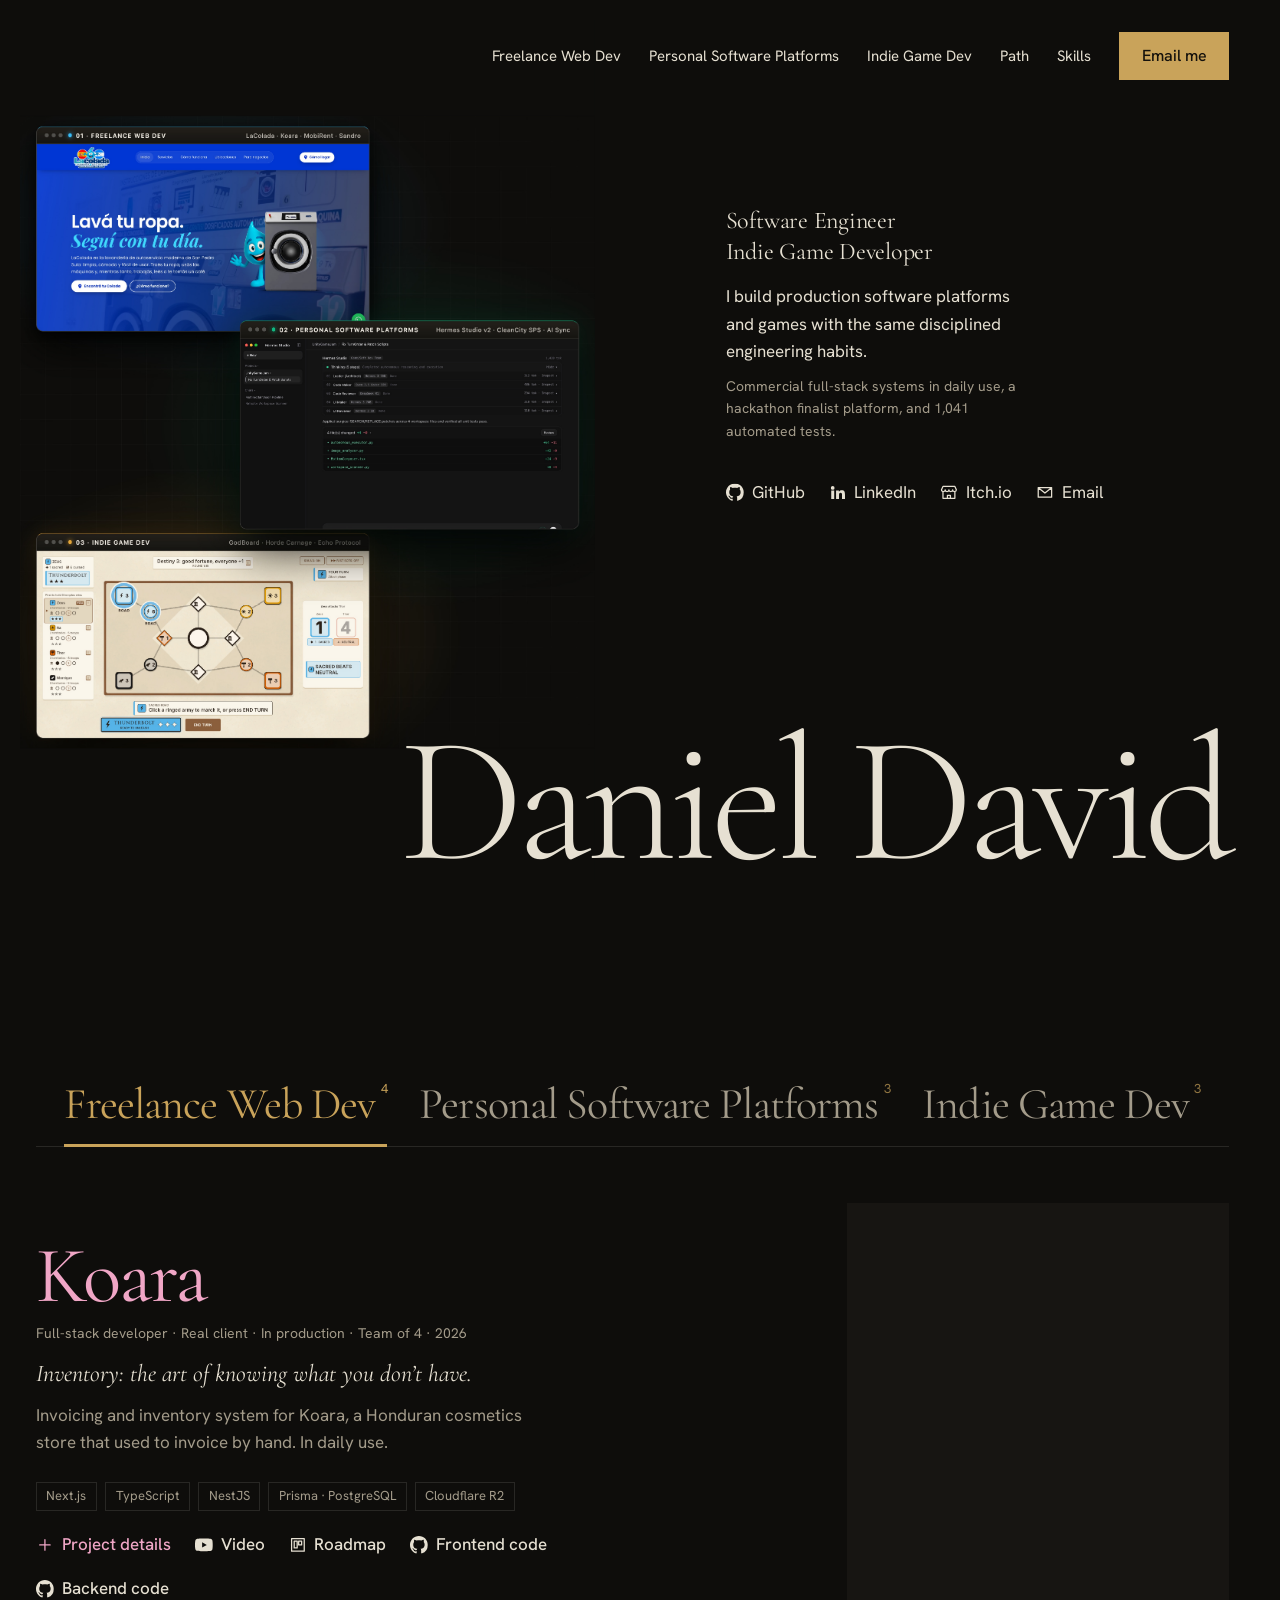
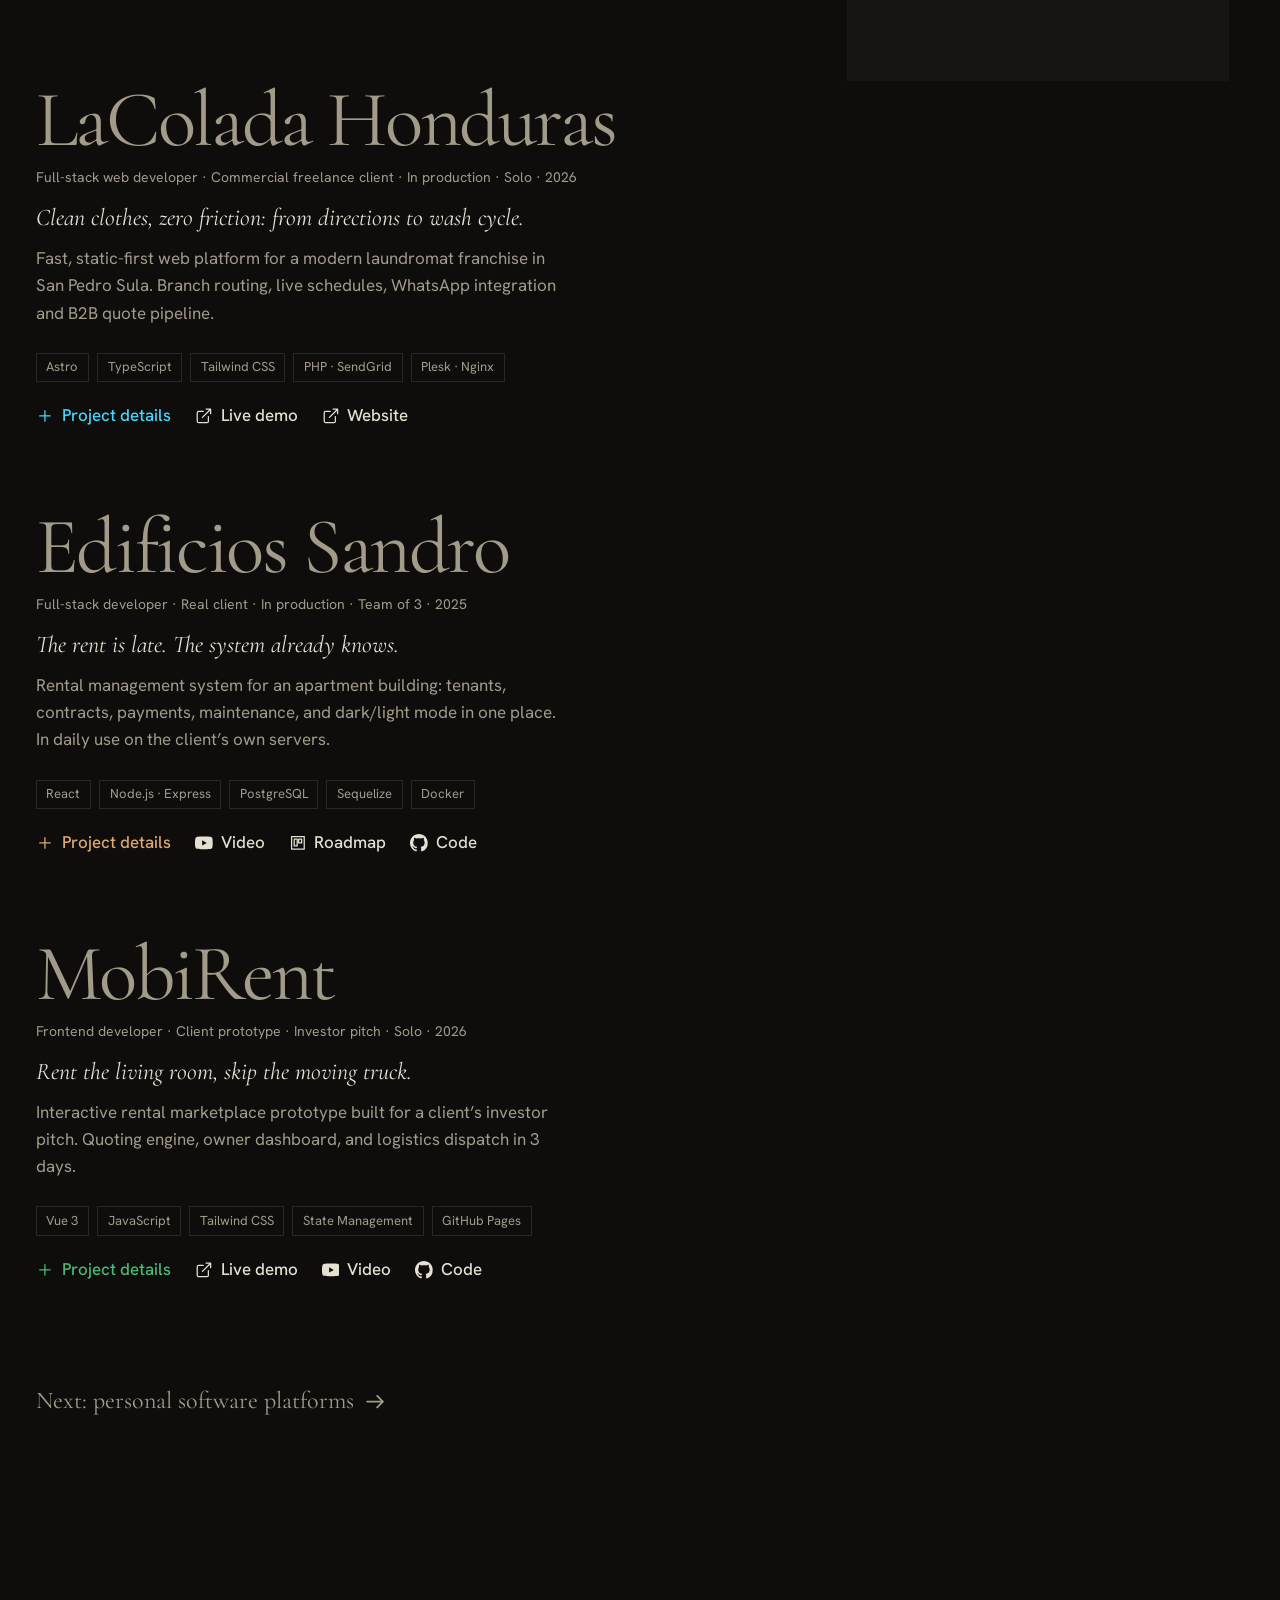
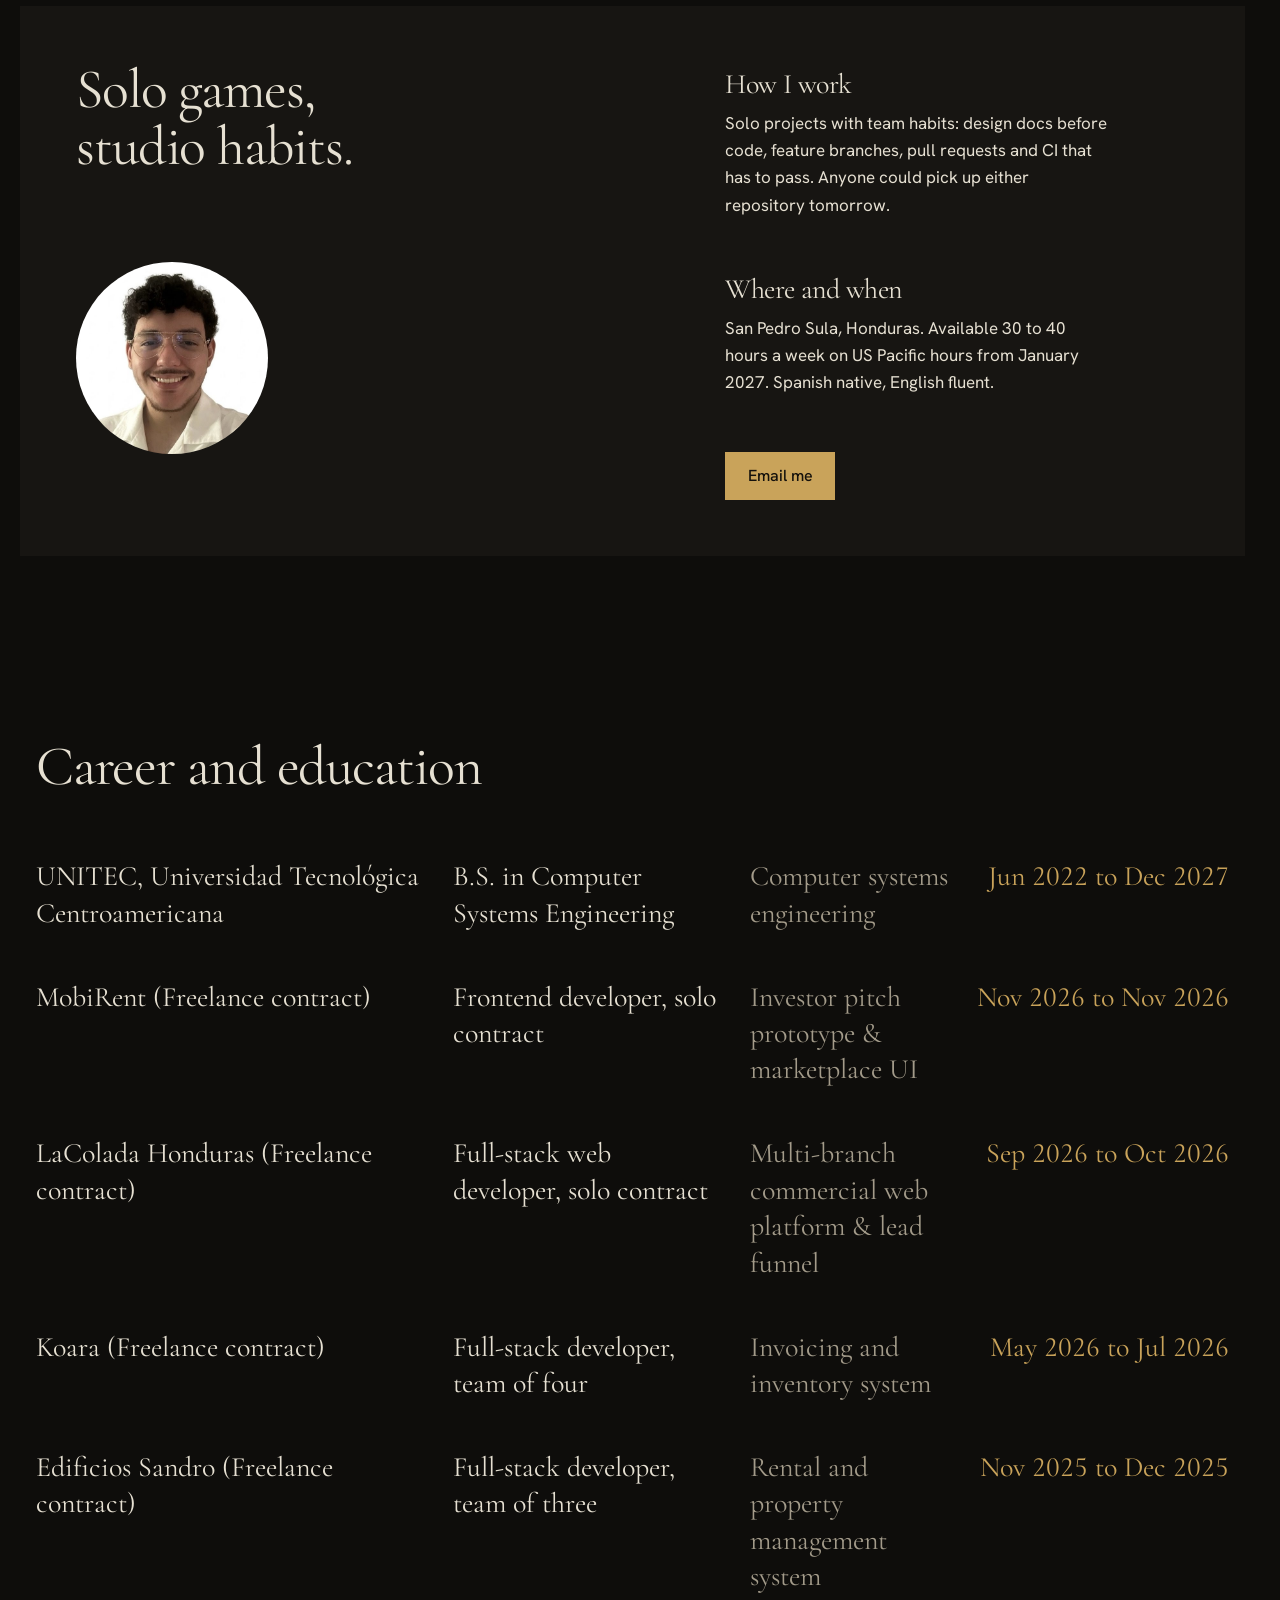
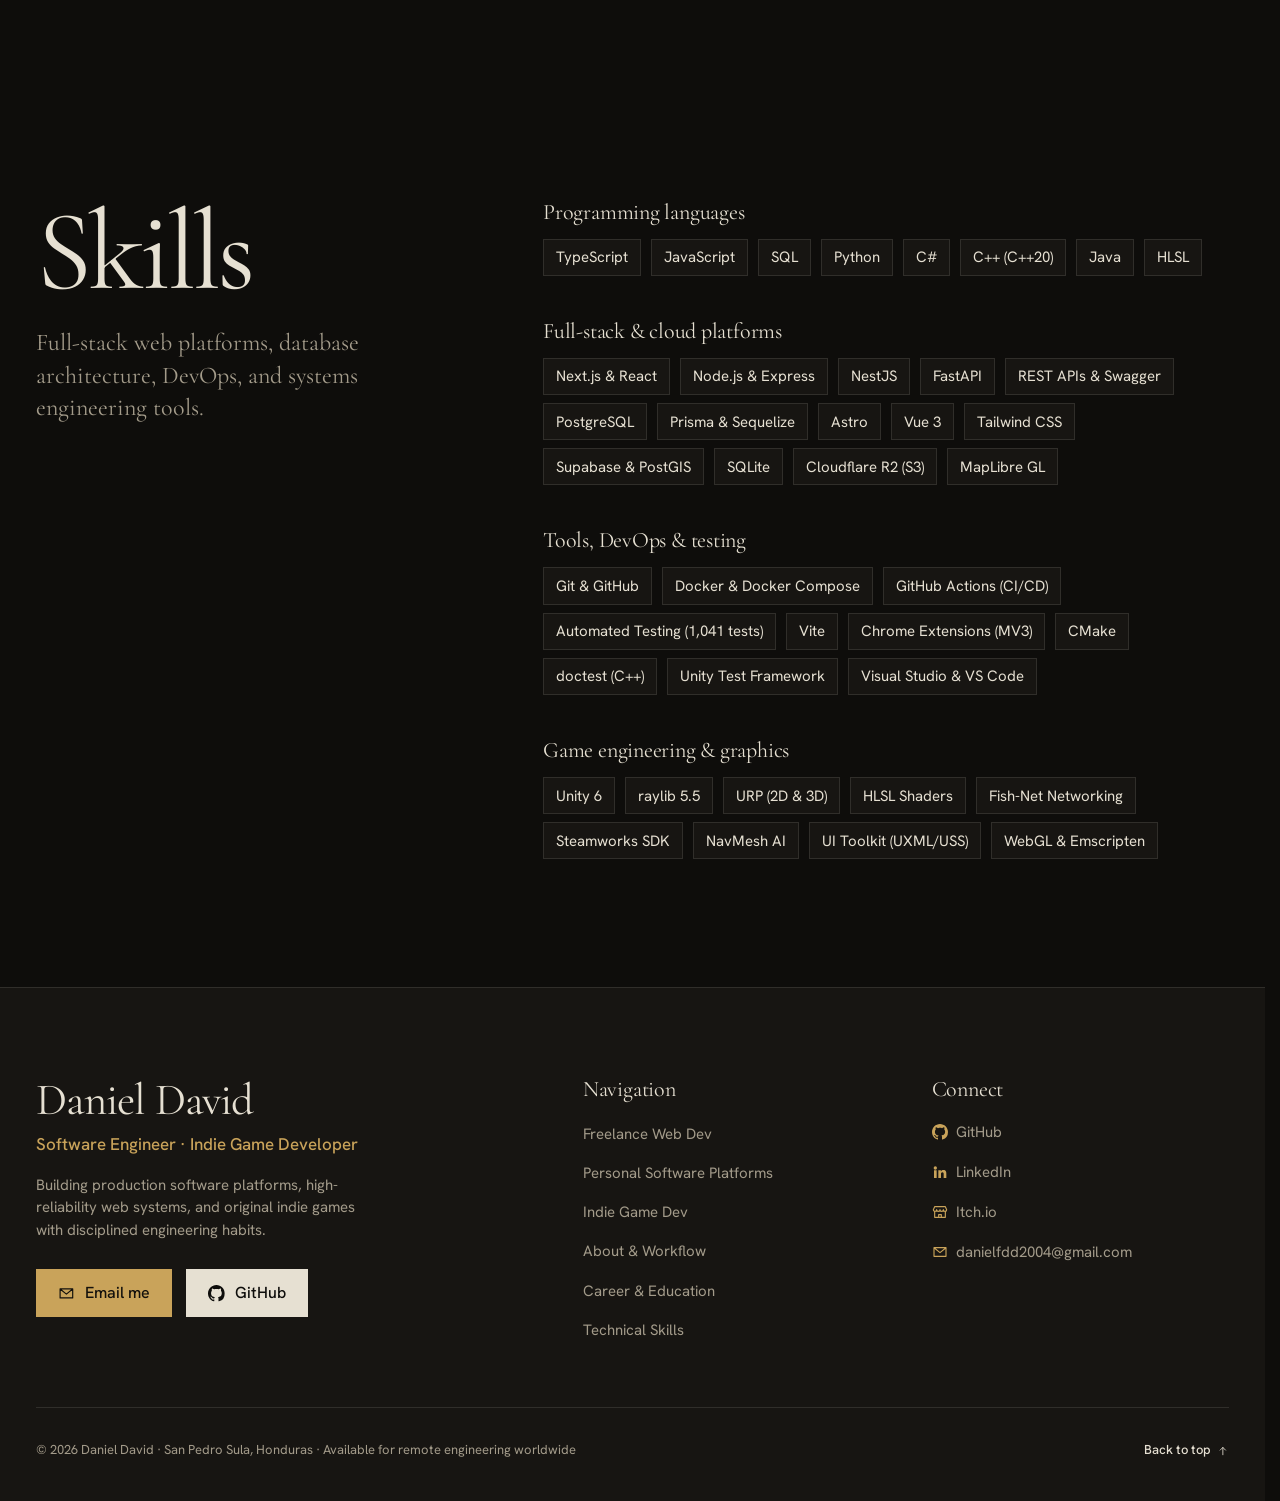
<file: index.html>
<!doctype html>
<html lang="en">
<head>
  <meta charset="utf-8">
  <meta name="viewport" content="width=device-width, initial-scale=1, viewport-fit=cover">
  <title>Daniel David · Software Developer &amp; Indie Game Developer</title>
  <meta name="description" content="Daniel David — Software Developer &amp; Indie Game Developer. Commercial full-stack web platforms in daily production, AI developer tools, and original systems-level games backed by 1,041 automated tests.">
  <meta name="author" content="Daniel David">
  <meta name="theme-color" content="#0e0d0b">
  <link rel="canonical" href="https://dandavd.github.io/SoftwareDeveloperPortfolio/">

  <!-- Open Graph / Social Link Preview (LinkedIn, WhatsApp, Discord, Slack, Facebook) -->
  <meta property="og:type" content="website">
  <meta property="og:site_name" content="Daniel David · Software Developer Portfolio">
  <meta property="og:url" content="https://dandavd.github.io/SoftwareDeveloperPortfolio/">
  <meta property="og:title" content="Daniel David · Software Developer &amp; Indie Game Developer">
  <meta property="og:description" content="I build production software platforms and games with the same disciplined engineering habits. Commercial full-stack systems in daily use, a hackathon finalist platform, and 1,041 automated tests.">
  <meta property="og:image" content="https://dandavd.github.io/SoftwareDeveloperPortfolio/assets/img/og-preview.jpg">
  <meta property="og:image:secure_url" content="https://dandavd.github.io/SoftwareDeveloperPortfolio/assets/img/og-preview.jpg">
  <meta property="og:image:type" content="image/jpeg">
  <meta property="og:image:width" content="2400">
  <meta property="og:image:height" content="1260">
  <meta property="og:image:alt" content="Daniel David — Software Developer &amp; Indie Game Developer portfolio showcase: Freelance Web Dev, Personal Software Platforms, and Indie Game Dev">
  <meta property="og:image" content="https://dandavd.github.io/SoftwareDeveloperPortfolio/assets/img/hero-showcase.jpg">

  <!-- Twitter / X Large Image Card -->
  <meta name="twitter:card" content="summary_large_image">
  <meta name="twitter:title" content="Daniel David · Software Developer &amp; Indie Game Developer">
  <meta name="twitter:description" content="I build production software platforms and games with the same disciplined engineering habits. Commercial full-stack systems in daily use, a hackathon finalist platform, and 1,041 automated tests.">
  <meta name="twitter:image" content="https://dandavd.github.io/SoftwareDeveloperPortfolio/assets/img/og-preview.jpg">
  <meta name="twitter:image:alt" content="Daniel David — Software Developer &amp; Indie Game Developer portfolio showcase">

  <!-- Favicons & App Icons -->
  <link rel="icon" type="image/svg+xml" href="assets/img/favicon.svg">
  <link rel="icon" type="image/png" sizes="64x64" href="assets/img/favicon.png">
  <link rel="apple-touch-icon" sizes="180x180" href="assets/img/apple-touch-icon.png">
  <link rel="preload" href="assets/fonts/cormorant-garamond.woff2" as="font" type="font/woff2" crossorigin>
  <link rel="preload" href="assets/fonts/hanken-grotesk.woff2" as="font" type="font/woff2" crossorigin>
  <link rel="stylesheet" href="css/tokens.css">
  <link rel="stylesheet" href="css/base.css">
  <link rel="stylesheet" href="css/main.css">
  <script type="module" src="js/main.js"></script>
</head>
<body>
  <svg width="0" height="0" class="sprite" aria-hidden="true" focusable="false">
    <symbol id="i-github" viewBox="0 0 16 16"><path fill="currentColor" d="M8 0C3.58 0 0 3.58 0 8c0 3.54 2.29 6.53 5.47 7.59.4.07.55-.17.55-.38 0-.19-.01-.82-.01-1.49-2.01.37-2.53-.49-2.69-.94-.09-.23-.48-.94-.82-1.13-.28-.15-.68-.52-.01-.53.63-.01 1.08.58 1.23.82.72 1.21 1.87.87 2.33.66.07-.52.28-.87.51-1.07-1.78-.2-3.64-.89-3.64-3.95 0-.87.31-1.59.82-2.15-.08-.2-.36-1.02.08-2.12 0 0 .67-.21 2.2.82.64-.18 1.32-.27 2-.27.68 0 1.36.09 2 .27 1.53-1.04 2.2-.82 2.2-.82.44 1.1.16 1.92.08 2.12.51.56.82 1.27.82 2.15 0 3.07-1.87 3.75-3.65 3.95.29.25.54.73.54 1.48 0 1.07-.01 1.93-.01 2.2 0 .21.15.46.55.38A8.01 8.01 0 0 0 16 8c0-4.42-3.58-8-8-8z"/></symbol>
    <symbol id="i-linkedin" viewBox="0 0 24 24"><path fill="currentColor" d="M4.98 3.5a2.5 2.5 0 1 1-.01 5 2.5 2.5 0 0 1 .01-5zM3 9.5h4V21H3zM9.5 9.5h3.8v1.6h.05c.53-1 1.83-1.95 3.77-1.95 4.03 0 4.38 2.55 4.38 5.85V21h-4v-5.4c0-1.4-.03-3.1-1.9-3.1-1.95 0-2.1 1.5-2.1 3V21h-4z"/></symbol>
    <symbol id="i-itch" viewBox="0 0 24 24"><path fill="none" stroke="currentColor" stroke-width="1.7" stroke-linejoin="round" stroke-linecap="round" d="M4 4h16l2 4.5a2.5 2.5 0 0 1-5 0 2.5 2.5 0 0 1-5 0 2.5 2.5 0 0 1-5 0 2.5 2.5 0 0 1-5 0zM4 11.5V20h16v-8.5M10 20v-4h4v4"/></symbol>
    <symbol id="i-mail" viewBox="0 0 24 24"><path fill="none" stroke="currentColor" stroke-width="1.7" stroke-linejoin="round" stroke-linecap="round" d="M3 5.5h18v13H3zM3.5 6l8.5 7 8.5-7"/></symbol>
    <symbol id="i-gamepad" viewBox="0 0 24 24"><path fill="none" stroke="currentColor" stroke-width="1.7" stroke-linejoin="round" stroke-linecap="round" d="M7.5 7h9c2.8 0 4.6 2 5 5l.6 4.2c.3 2-2 3.2-3.5 1.8L16 15.5H8L5.4 18c-1.5 1.4-3.8.2-3.5-1.8L2.5 12c.4-3 2.2-5 5-5zM7 10v4M5 12h4M15.5 11h.01M18 13h.01"/></symbol>
    <symbol id="i-play" viewBox="0 0 24 24"><path fill="currentColor" d="M8 5.5v13l10.5-6.5z"/></symbol>
    <symbol id="i-youtube" viewBox="0 0 24 24"><path fill="currentColor" d="M23.5 6.2c-.3-1-.9-1.8-1.9-2.1C19.9 3.5 12 3.5 12 3.5s-7.9 0-9.6.6C1.4 4.4.8 5.2.5 6.2 0 7.9 0 12 0 12s0 4.1.5 5.8c.3 1 .9 1.8 1.9 2.1 1.7.6 9.6.6 9.6.6s7.9 0 9.6-.6c1-.3 1.6-1.1 1.9-2.1.5-1.7.5-5.8.5-5.8s0-4.1-.5-5.8zM9.6 15.6V8.4l6.3 3.6-6.3 3.6z"/></symbol>
    <symbol id="i-external" viewBox="0 0 24 24"><path fill="none" stroke="currentColor" stroke-width="1.7" stroke-linecap="round" stroke-linejoin="round" d="M18 13v6a2 2 0 0 1-2 2H5a2 2 0 0 1-2-2V8a2 2 0 0 1 2-2h6M15 3h6v6M10 14L21 3"/></symbol>
    <symbol id="i-download" viewBox="0 0 24 24"><path fill="none" stroke="currentColor" stroke-width="1.7" stroke-linejoin="round" stroke-linecap="round" d="M12 4v11M7.5 10.5 12 15l4.5-4.5M5 19.5h14"/></symbol>
    <symbol id="i-plus" viewBox="0 0 24 24"><path fill="none" stroke="currentColor" stroke-width="1.7" stroke-linecap="round" d="M12 5v14M5 12h14"/></symbol>
    <symbol id="i-arrow" viewBox="0 0 24 24"><path fill="none" stroke="currentColor" stroke-width="1.7" stroke-linecap="round" stroke-linejoin="round" d="M4 12h15M13.5 6.5 19 12l-5.5 5.5"/></symbol>
    <symbol id="i-store" viewBox="0 0 24 24"><path fill="none" stroke="currentColor" stroke-width="1.7" stroke-linejoin="round" stroke-linecap="round" d="M4 8h16l-1.2 11.5a1.5 1.5 0 0 1-1.5 1.5H6.7a1.5 1.5 0 0 1-1.5-1.5zM8.5 8V6.5a3.5 3.5 0 0 1 7 0V8"/></symbol>
    <symbol id="i-key" viewBox="0 0 24 24"><path fill="none" stroke="currentColor" stroke-width="1.7" stroke-linejoin="round" stroke-linecap="round" d="M14.5 9.5a4 4 0 1 1-1.2-2.8M13.3 6.7 21 14.5V18h-3v-2.5h-2.5V13"/></symbol>
    <symbol id="i-board" viewBox="0 0 24 24"><path fill="none" stroke="currentColor" stroke-width="1.7" stroke-linejoin="round" d="M3.5 3.5h17v17h-17zM7 7h4v9H7zM13 7h4v5h-4z"/></symbol>
    <symbol id="i-close" viewBox="0 0 24 24"><path fill="none" stroke="currentColor" stroke-width="1.7" stroke-linecap="round" d="M6 6l12 12M18 6 6 18"/></symbol>
  </svg>

  <a class="skip" href="#work">Skip to the work</a>

  <header class="hero" id="top">
    <nav class="nav" aria-label="Main">
      <a href="#client" data-track="client">Freelance Web Dev</a>
      <a href="#software" data-track="software">Personal Software Platforms</a>
      <a href="#games" data-track="games">Indie Game Dev</a>
      <a href="#path">Path</a>
      <a href="#skills">Skills</a>
      <a class="button button--solid nav__action" href="mailto:danielfdd2004@gmail.com?subject=Hello%20Daniel">Email me</a>
    </nav>

    <figure class="hero__picture">
      <img src="assets/img/hero-showcase.jpg" width="3000" height="3300"
           alt="Daniel David engineering showcase: Freelance Web Dev (LaColada & Koara), Personal Software Platforms (Hermes Studio v2 & CleanCity SPS), and Indie Game Dev (GodBoard on Unity 6)" fetchpriority="high">
    </figure>

    <div class="hero__text">
      <p class="hero__role">Software Engineer<br>Indie Game Developer</p>
      <p class="hero__lede">I build production software platforms and games with the same disciplined engineering habits.</p>
      <p class="hero__fact">Commercial full-stack systems in daily use, a hackathon finalist platform, and 1,041 automated tests.</p>
      <ul class="links" aria-label="Elsewhere">
        <li><a href="https://github.com/DanDavD" rel="me"><svg class="icon" aria-hidden="true"><use href="#i-github"/></svg>GitHub</a></li>
        <li><a href="https://www.linkedin.com/in/daniel-david242004/" rel="me"><svg class="icon" aria-hidden="true"><use href="#i-linkedin"/></svg>LinkedIn</a></li>
        <li><a href="https://dandavd.itch.io/" rel="me"><svg class="icon" aria-hidden="true"><use href="#i-itch"/></svg>Itch.io</a></li>
        <li><a href="mailto:danielfdd2004@gmail.com"><svg class="icon" aria-hidden="true"><use href="#i-mail"/></svg>Email</a></li>
      </ul>
    </div>

    <h1 class="hero__name" id="wordmark"><span class="hero__name-inner">Daniel David</span></h1>
  </header>

  <main>
    <section class="work" id="work" aria-labelledby="work-title" data-reveal>
      <div class="work__head">
        <h2 class="sr-only" id="work-title">Work</h2>
        <!-- Three tabs swap the list in place; each one has its own address (#client, #software, #games) -->
        <div class="tabs r" role="tablist" aria-label="Kind of project" hidden>
          <button class="tabs__tab" role="tab" type="button" id="tab-client" aria-controls="client" data-track="client">Freelance Web Dev<span class="tabs__count"></span></button>
          <button class="tabs__tab" role="tab" type="button" id="tab-software" aria-controls="software" data-track="software">Personal Software Platforms<span class="tabs__count"></span></button>
          <button class="tabs__tab" role="tab" type="button" id="tab-games" aria-controls="games" data-track="games">Indie Game Dev<span class="tabs__count"></span></button>
        </div>
      </div>

      <div class="work__panel" id="client" role="tabpanel" aria-labelledby="tab-client" data-track="client">
        <div class="work__body">
          <ul class="work__list">
            <!-- Rendered from js/data/projects.js. This copy shows without JavaScript. -->
            <li class="work__item"><a class="work__name" href="https://github.com/AzaliaFlores19/koara_frontend">Koara</a></li>
            <li class="work__item"><a class="work__name" href="https://lacoladahn.com/">LaColada Honduras</a></li>
            <li class="work__item"><a class="work__name" href="https://github.com/Rpaz17/EdificiosSandro/tree/develop">Edificios Sandro</a></li>
            <li class="work__item"><a class="work__name" href="https://github.com/DanDavD/Prototipo_MobiRent">MobiRent</a></li>
          </ul>
          <div class="work__frame" aria-hidden="true"></div>
        </div>
        <a class="work__next" href="#software" data-track="software">Next: personal software platforms<svg class="icon" aria-hidden="true"><use href="#i-arrow"/></svg></a>
      </div>

      <div class="work__panel" id="software" role="tabpanel" aria-labelledby="tab-software" data-track="software">
        <div class="work__body">
          <ul class="work__list">
            <li class="work__item"><a class="work__name" href="https://github.com/DanDavD/hermes-agent-suite">Hermes Agent Suite</a></li>
            <li class="work__item"><a class="work__name" href="https://github.com/DanDavD/Universal-AI-Sync">Universal AI Sync</a></li>
            <li class="work__item"><a class="work__name" href="https://github.com/DanDavD/CleanCity-SPS">CleanCity SPS</a></li>
          </ul>
          <div class="work__frame" aria-hidden="true"></div>
        </div>
        <a class="work__next" href="#games" data-track="games">Next: indie game dev<svg class="icon" aria-hidden="true"><use href="#i-arrow"/></svg></a>
      </div>

      <div class="work__panel" id="games" role="tabpanel" aria-labelledby="tab-games" data-track="games">
        <div class="work__body">
          <ul class="work__list">
            <li class="work__item"><a class="work__name" href="https://github.com/DanDavD/UnityGameJam">GodBoard</a></li>
            <li class="work__item"><a class="work__name" href="https://github.com/DanDavD/Horde-Carnage">Horde Carnage</a></li>
            <li class="work__item"><a class="work__name" href="https://github.com/DanDavD/EchoGame">Echo Protocol</a></li>
          </ul>
          <div class="work__frame" aria-hidden="true"></div>
        </div>
        <a class="work__next" href="#client" data-track="client">Next: freelance web dev<svg class="icon" aria-hidden="true"><use href="#i-arrow"/></svg></a>
      </div>
    </section>

    <section class="about" id="about" aria-labelledby="about-title" data-reveal>
      <div class="about__panel">
        <h2 class="about__title r" id="about-title">Solo games, studio habits.</h2>
        <img class="about__portrait r" src="assets/img/profile.jpg" width="600" height="600" alt="Daniel David" loading="lazy" decoding="async">
        <div class="about__blocks">
          <div class="r">
            <h3>How I work</h3>
            <p>Solo projects with team habits: design docs before code, feature branches, pull requests and CI that has to pass. Anyone could pick up either repository tomorrow.</p>
          </div>
          <div class="r">
            <h3>Where and when</h3>
            <p>San Pedro Sula, Honduras. Available 30 to 40 hours a week on US Pacific hours from January 2027. Spanish native, English fluent.</p>
          </div>
          <a class="button button--solid r" href="mailto:danielfdd2004@gmail.com?subject=Hello%20Daniel">Email me</a>
        </div>
      </div>
    </section>

    <section class="path" id="path" aria-labelledby="path-title" data-reveal>
      <h2 class="path__title r" id="path-title">Career and education</h2>
      <table class="path__table r">
        <caption class="sr-only">Career and education, newest first</caption>
        <thead class="sr-only">
          <tr><th scope="col">Institution</th><th scope="col">Degree or role</th><th scope="col">Field</th><th scope="col">Dates</th></tr>
        </thead>
        <tbody id="path-rows">
          <tr><td>UNITEC, Universidad Tecnológica Centroamericana</td><td>B.S. in Computer Systems Engineering</td><td>Computer systems engineering</td><td>Jun 2022 to Dec 2027</td></tr>
          <tr><td>MobiRent (Freelance contract)</td><td>Frontend developer, solo contract</td><td>Investor pitch prototype &amp; marketplace UI</td><td>Nov 2026 to Nov 2026</td></tr>
          <tr><td>LaColada Honduras (Freelance contract)</td><td>Full-stack web developer, solo contract</td><td>Multi-branch commercial web platform &amp; lead funnel</td><td>Sep 2026 to Oct 2026</td></tr>
          <tr><td>Koara (Freelance contract)</td><td>Full-stack developer, team of four</td><td>Invoicing and inventory system</td><td>May 2026 to Jul 2026</td></tr>
          <tr><td>Edificios Sandro (Freelance contract)</td><td>Full-stack developer, team of three</td><td>Rental and property management system</td><td>Nov 2025 to Dec 2025</td></tr>
        </tbody>
      </table>
    </section>

    <section class="skills" id="skills" aria-labelledby="skills-title">
      <div class="skills__aside" data-reveal>
        <h2 class="skills__title r" id="skills-title">Skills</h2>
        <p class="skills__intro r">Full-stack web platforms, database architecture, DevOps, and systems engineering tools.</p>
      </div>
      <div class="skills__groups" id="skill-groups"></div>
    </section>
  </main>

  <footer class="footer" id="footer" data-reveal>
    <div class="footer__inner">
      <div class="footer__brand r">
        <h2 class="footer__name">Daniel David</h2>
        <p class="footer__tagline">Software Engineer · Indie Game Developer</p>
        <p class="footer__bio">Building production software platforms, high-reliability web systems, and original indie games with disciplined engineering habits.</p>
        <div class="footer__actions">
          <a class="button button--solid" href="mailto:danielfdd2004@gmail.com?subject=Hello%20Daniel">
            <svg class="icon" aria-hidden="true"><use href="#i-mail"/></svg>Email me
          </a>
          <a class="button button--light" href="https://github.com/DanDavD" target="_blank" rel="noopener noreferrer">
            <svg class="icon" aria-hidden="true"><use href="#i-github"/></svg>GitHub
          </a>
        </div>
      </div>

      <nav class="footer__nav r" aria-label="Footer navigation">
        <h3 class="footer__heading">Navigation</h3>
        <ul class="footer__links">
          <li><a href="#client">Freelance Web Dev</a></li>
          <li><a href="#software">Personal Software Platforms</a></li>
          <li><a href="#games">Indie Game Dev</a></li>
          <li><a href="#about">About &amp; Workflow</a></li>
          <li><a href="#path">Career &amp; Education</a></li>
          <li><a href="#skills">Technical Skills</a></li>
        </ul>
      </nav>

      <div class="footer__social r">
        <h3 class="footer__heading">Connect</h3>
        <ul class="footer__links">
          <li><a href="https://github.com/DanDavD" target="_blank" rel="noopener noreferrer"><svg class="icon" aria-hidden="true"><use href="#i-github"/></svg>GitHub</a></li>
          <li><a href="https://www.linkedin.com/in/daniel-david242004/" target="_blank" rel="noopener noreferrer"><svg class="icon" aria-hidden="true"><use href="#i-linkedin"/></svg>LinkedIn</a></li>
          <li><a href="https://dandavd.itch.io/" target="_blank" rel="noopener noreferrer"><svg class="icon" aria-hidden="true"><use href="#i-itch"/></svg>Itch.io</a></li>
          <li><a href="mailto:danielfdd2004@gmail.com"><svg class="icon" aria-hidden="true"><use href="#i-mail"/></svg>danielfdd2004@gmail.com</a></li>
        </ul>
      </div>
    </div>

    <div class="footer__bottom r">
      <p class="footer__copy">© 2026 Daniel David · San Pedro Sula, Honduras · Available for remote engineering worldwide</p>
      <a class="footer__top" href="#top">Back to top <svg class="icon" aria-hidden="true"><use href="#i-arrow"/></svg></a>
    </div>
  </footer>


  <dialog class="modal" id="project-modal" aria-labelledby="modal-title">
    <div class="modal__inner" id="modal-content"></div>
  </dialog>

  <div class="omen" id="omen" aria-live="assertive" hidden>
    <div class="omen__band">
      <p class="omen__word" id="omen-word"></p>
      <p class="omen__note" id="omen-note"></p>
    </div>
  </div>
</body>
</html>
</file>
<file: css/tokens.css>
@font-face {
  font-family: 'Cormorant Garamond';
  src: url('../assets/fonts/cormorant-garamond.woff2') format('woff2');
  font-weight: 300 700;
  font-style: normal;
  font-display: swap;
}
@font-face {
  font-family: 'Cormorant Garamond';
  src: url('../assets/fonts/cormorant-garamond-italic.woff2') format('woff2');
  font-weight: 400;
  font-style: italic;
  font-display: swap;
}
@font-face {
  font-family: 'Hanken Grotesk';
  src: url('../assets/fonts/hanken-grotesk.woff2') format('woff2');
  font-weight: 100 900;
  font-style: normal;
  font-display: swap;
}

:root {
  /* Colour: one ground, one ink, one accent */
  --ground: #0e0d0b;
  --raised: #171512;
  --raised-2: #201d19;
  --ink: #e6e0d2;
  --muted: #a39b8a;
  --accent: #c9a35a;
  --accent-ink: #14110c;
  --blood: #8e1b17;
  --hairline: rgb(230 224 210 / 0.12);

  /* Type */
  --display: 'Cormorant Garamond', 'Iowan Old Style', 'Palatino Linotype', Palatino, serif;
  --text: 'Hanken Grotesk', system-ui, -apple-system, 'Segoe UI', sans-serif;
  --step-small: 0.875rem;                          /* 14px */
  --step-text: 1.0625rem;                          /* 17px */
  --step-lead: clamp(1.25rem, 1.1rem + 0.6vw, 1.5rem);   /* 20-24px */
  --step-head: clamp(2rem, 1.4rem + 2.6vw, 3.75rem);     /* 32-60px */
  --step-display: clamp(3.5rem, 2rem + 6.4vw, 8.5rem);   /* 56-136px */

  /* Space */
  --margin: clamp(1.25rem, 0.8rem + 1.8vw, 2.5rem);
  --section: clamp(7rem, 5rem + 8vw, 13rem);
  --radius: 0;

  /* Motion */
  --ease-out: cubic-bezier(0.23, 1, 0.32, 1);
  --ease-in-out: cubic-bezier(0.77, 0, 0.175, 1);
  --ease-drawer: cubic-bezier(0.32, 0.72, 0, 1);
  --press: 140ms;
  --quick: 200ms;
  --enter: 640ms;
}
</file>
<file: css/base.css>
*, *::before, *::after { box-sizing: border-box; }

html {
  scrollbar-gutter: stable;
  scrollbar-color: var(--raised-2) var(--ground);
  -webkit-text-size-adjust: 100%;
  text-size-adjust: 100%;
  scroll-behavior: smooth;
}
html:has(dialog[open]), html.is-locked { overflow: hidden; }

body {
  margin: 0;
  background: var(--ground);
  color: var(--ink);
  font-family: var(--text);
  font-size: var(--step-text);
  line-height: 1.6;
  font-kerning: normal;
  -webkit-font-smoothing: antialiased;
  -moz-osx-font-smoothing: grayscale;
  caret-color: var(--accent);
  -webkit-tap-highlight-color: transparent;
}

h1, h2, h3, p, figure, blockquote, dl, dd, ul, ol { margin: 0; }
ul, ol { padding: 0; list-style: none; }
img, svg { display: block; max-width: 100%; }
img { height: auto; }
table { border-collapse: collapse; }
button { font: inherit; color: inherit; background: none; border: 0; padding: 0; cursor: pointer; }

h1, h2, h3 {
  font-family: var(--display);
  font-weight: 400;
  line-height: 1;
  letter-spacing: -0.02em;
  text-wrap: balance;
}
p { text-wrap: pretty; }

a { color: inherit; text-decoration-thickness: 1px; text-underline-offset: 0.22em; }

::selection { background: var(--accent); color: var(--accent-ink); }

:focus { outline: none; }
:focus-visible {
  outline: 2px solid var(--accent);
  outline-offset: 4px;
}

.sr-only {
  position: absolute; width: 1px; height: 1px; padding: 0; margin: -1px;
  overflow: hidden; clip: rect(0 0 0 0); white-space: nowrap; border: 0;
}
.sprite { position: absolute; }

.skip {
  position: absolute; left: var(--margin); top: -4rem; z-index: 50;
  padding: 0.6rem 1rem; background: var(--accent); color: var(--accent-ink);
  text-decoration: none; transition: transform var(--quick) var(--ease-out);
}
.skip:focus-visible { transform: translateY(5rem); }

.icon { width: 1.05em; height: 1.05em; flex: none; }

/* Buttons: square, one fill, a press you can feel */
.button {
  display: inline-flex; align-items: center; gap: 0.6em;
  min-height: 3rem; padding: 0 1.4rem;
  font-family: var(--text); font-size: 1rem; font-weight: 500; line-height: 1;
  text-decoration: none; white-space: nowrap;
  border-radius: var(--radius);
  transition: transform var(--press) var(--ease-out), background-color var(--quick) ease, color var(--quick) ease;
  touch-action: manipulation;
  user-select: none;
}
.button:active { transform: scale(0.97); }
.button--solid { background: var(--accent); color: var(--accent-ink); }
.button--light { background: var(--ink); color: var(--ground); }
.button--quiet { background: var(--raised-2); color: var(--ink); }
.button[aria-disabled='true'] { background: var(--raised-2); color: var(--muted); cursor: default; }
.button[aria-disabled='true']:active { transform: none; }
@media (hover: hover) and (pointer: fine) {
  .button--solid:hover { background: #d8b46c; }
  .modal .button--solid:hover { background: var(--project-hover); }
  .button--light:hover { background: #fff8ea; }
  .button--quiet:hover { background: #2a2620; }
}
</file>
<file: css/main.css>
/* ---------- Hero: inset picture, crossing wordmark ---------- */

.hero {
  position: relative; z-index: 1;
  background: var(--ground);
  min-height: max(100svh, 46rem);
  overflow: clip;
}

.nav {
  position: absolute; z-index: 3;
  top: 2rem; right: var(--margin);
  display: flex; align-items: center; gap: 1.75rem;
  font-size: 0.9375rem;
}
.nav a:not(.button) {
  text-decoration: none;
  padding-block: 0.5rem;
  transition: color var(--quick) ease;
}

.hero__picture {
  position: absolute;
  top: 1.25rem; left: 1.25rem; bottom: 1.25rem;
  width: calc(47% - 1.25rem);
  overflow: hidden;
  background: var(--ground);
  animation: picture-in 1400ms var(--ease-out) both;
}
.hero__picture img {
  width: 100%; height: 100%;
  object-fit: contain;
  object-position: 50% 42%;
  transform-origin: 50% 42%;
  animation: picture-settle 2400ms var(--ease-out) both;
}

.hero__text {
  position: absolute; z-index: 2;
  left: 47%; right: 0;
  top: 40%;
  display: grid; justify-items: start;
  padding-inline: max(var(--margin), (53vw - 26rem) / 2);
  translate: 0 -50%;
}
.hero__role {
  font-family: var(--display);
  font-size: var(--step-lead);
  line-height: 1.3;
  letter-spacing: -0.01em;
  animation: rise 900ms var(--ease-out) 250ms both;
}
.hero__lede {
  margin-top: 1rem;
  max-width: 34ch;
  animation: rise 900ms var(--ease-out) 330ms both;
}
.hero__fact {
  margin-top: 0.625rem;
  max-width: 38ch;
  font-size: var(--step-small);
  color: var(--muted);
  animation: rise 900ms var(--ease-out) 370ms both;
}

.links {
  display: flex; flex-wrap: wrap; gap: 0.25rem 1.5rem;
  margin-top: 1.75rem;
  animation: rise 900ms var(--ease-out) 410ms both;
}
.links a {
  display: inline-flex; align-items: center; gap: 0.5rem;
  min-height: 2.75rem;
  text-decoration: none;
  transition: color var(--quick) ease;
}
.links .icon { transition: transform var(--quick) var(--ease-out); }

.hero__name {
  position: absolute; z-index: 2;
  right: var(--margin); bottom: 1.75rem;
  font-weight: 300;
  font-size: clamp(5rem, 14vw, 15rem);
  line-height: 0.8;
  letter-spacing: -0.04em;
  white-space: nowrap;
  user-select: none;
  animation: rise-far 1200ms var(--ease-out) 120ms both;
}
.hero__name-inner { display: block; transform-origin: 100% 100%; }

@supports (animation-timeline: scroll()) {
  .hero__name-inner {
    animation: name-recede linear both;
    animation-timeline: scroll(root);
    animation-range: 0 100vh;
  }
}

@keyframes picture-in {
  from { clip-path: inset(0 0 100% 0); }
  to { clip-path: inset(0 0 0 0); }
}
@keyframes picture-settle {
  from { transform: scale(1.06); }
  to { transform: none; }
}
@keyframes rise {
  from { opacity: 0; transform: translateY(18px); }
  to { opacity: 1; transform: none; }
}
@keyframes rise-far {
  from { opacity: 0; transform: translateY(40px); }
  to { opacity: 1; transform: none; }
}
@keyframes name-recede {
  to { transform: scale(0.93); opacity: 0.55; }
}

@media (hover: hover) and (pointer: fine) {
  .nav a:not(.button):hover,
  .links a:hover { color: var(--accent); }
  .links a:hover .icon { transform: translateY(-2px); }
}

/* ---------- Shared section frame ---------- */

main {
  position: relative; z-index: 1;
  display: flow-root;
  background: var(--ground);
}
main > section { margin-top: var(--section); }

/* Entrances: content is visible until the script says it can animate */
.reveal-ready [data-reveal] .r {
  opacity: 0;
  transform: translateY(24px);
  transition:
    opacity var(--enter) ease-out,
    transform var(--enter) var(--ease-out);
  transition-delay: calc(var(--i, 0) * 75ms);
}
.reveal-ready [data-reveal].is-in .r {
  opacity: 1;
  transform: none;
}

/* ---------- Work: big names, fixed preview ---------- */

.work { padding-inline: var(--margin); scroll-margin-top: 1.5rem; }
.work__head {
  display: flex;
  justify-content: center;
  align-items: center;
  gap: 1.25rem;
  margin-bottom: 3.5rem;
  padding-bottom: 1.25rem;
  border-bottom: 1px solid var(--hairline);
}
.work__title {
  font-size: 1.75rem;
}

/* Tabs: two big words, one lit. The list below swaps in place. */
.tabs[hidden] { display: none; }
.tabs { display: flex; justify-content: center; flex-wrap: wrap; gap: 0.5rem clamp(1.25rem, 2.5vw, 3rem); }
.tabs__tab {
  position: relative;
  display: inline-flex; align-items: flex-start; gap: 0.35rem;
  min-height: 2.75rem;
  font-family: var(--display);
  font-size: clamp(2rem, 1.5rem + 1.6vw, 2.75rem);
  line-height: 1;
  letter-spacing: -0.02em;
  color: var(--muted);
  transition: color var(--quick) ease;
  touch-action: manipulation;
}
.tabs__tab::after {
  content: '';
  position: absolute; left: 0; right: 0; bottom: calc(-1.25rem - 1px);
  height: 3px;
  background: var(--accent);
  transform: scaleX(0);
  transform-origin: 0 50%;
  transition: transform 320ms var(--ease-out);
}
.tabs__tab[aria-selected='true'] { color: var(--accent); }
.tabs__tab:focus-visible { outline-offset: 0.5rem; }
.tabs__tab[aria-selected='true']::after { transform: scaleX(1); }
.tabs__tab:active { transform: translateY(1px); }
.tabs__count {
  font-family: var(--text);
  font-size: 0.8125rem;
  font-variant-numeric: tabular-nums;
  color: var(--accent);
  opacity: 0.7;
}
.tabs__tab[aria-selected='true'] .tabs__count { opacity: 1; }
@media (hover: hover) and (pointer: fine) {
  .tabs__tab:not([aria-selected='true']):hover { color: var(--ink); }
}

.work__panel[hidden] { display: none; }
.work__panel.is-entering { animation: panel-in 360ms var(--ease-out) both; }
@keyframes panel-in {
  from { opacity: 0; transform: translateY(10px); }
  to { opacity: 1; transform: none; }
}

.work__next {
  display: inline-flex; align-items: center; gap: 0.6rem;
  min-height: 2.75rem;
  margin-top: 4rem;
  font-family: var(--display);
  font-size: var(--step-lead);
  text-decoration: none;
  color: var(--muted);
  transition: color var(--quick) ease;
}
.work__next .icon { transition: transform var(--quick) var(--ease-out); }
@media (hover: hover) and (pointer: fine) {
  .work__next:hover { color: var(--accent); }
  .work__next:hover .icon { transform: translateX(4px); }
}
.work__body {
  display: grid;
  grid-template-columns: repeat(12, minmax(0, 1fr));
  column-gap: 1.5rem;
}
.work__list {
  grid-column: 1 / span 7;
  display: grid; gap: 3.5rem;
  align-content: start;
}
.work__item { display: block; }
.work__open {
  display: grid; justify-items: start;
  width: 100%;
  text-align: left;
  padding-block: 0.625rem;
}
.work__row {
  display: flex;
  flex-direction: column;
  align-items: flex-start;
  gap: 0.35rem;
}
.work__name {
  font-family: var(--display);
  font-size: clamp(2.75rem, 1.6rem + 4.2vw, 5rem);
  line-height: 1;
  letter-spacing: -0.03em;
  color: var(--muted);
  text-decoration: none;
  transition: color var(--quick) ease;
}
.work__meta {
  font-size: var(--step-small);
  color: var(--muted);
}
.work__quote {
  margin-top: 0.85rem;
  font-family: var(--display);
  font-style: italic;
  font-size: var(--step-lead);
  line-height: 1.3;
}
.work__lede {
  margin-top: 0.75rem;
  max-width: 52ch;
  color: var(--muted);
}
.work__item[data-project='godboard'] { --project: #e8a838; }
.work__item[data-project='horde-carnage'] { --project: #d9583f; }
.work__item[data-project='echo-protocol'] { --project: #5fd0d6; }
.work__item[data-project='hermes-agent-suite'] { --project: #cbd5e1; }
.work__item[data-project='universal-ai-sync'] { --project: #8f8cff; }
.work__item[data-project='cleancity-sps'] { --project: #00d26a; }
.work__item[data-project='koara'] { --project: #f0a6c6; }
.work__item[data-project='lacolada'] { --project: #41daff; }
.work__item[data-project='edificios-sandro'] { --project: #e0a96d; }
.work__item[data-project='mobirent'] { --project: #48bb78; }
.work__more {
  display: inline-flex; align-items: center; gap: 0.5rem;
  margin-top: 1.25rem;
  font-weight: 500;
  color: var(--project, var(--accent));
}
.work__more .icon { transition: transform var(--quick) var(--ease-out); }
.work__open:active .work__more .icon { transform: scale(0.9); }
.work__item.is-active .work__name { color: var(--project, var(--ink)); }

/* Card extras: stack tags, then the links the project actually has */
.work__stack {
  display: flex; flex-wrap: wrap; gap: 0.5rem;
  margin-top: 1rem;
}
.work__stack li {
  padding: 0.2rem 0.6rem;
  font-size: 0.8125rem;
  color: var(--muted);
  border: 1px solid var(--hairline);
}
.work__actions {
  display: flex; flex-wrap: wrap; align-items: center;
  gap: 0 1.5rem;
  margin-top: 0.75rem;
}
.work__link {
  display: inline-flex; align-items: center; gap: 0.5rem;
  min-height: 2.75rem;
  font-weight: 500;
  text-decoration: none;
  color: var(--ink);
  transition: color var(--quick) ease;
}
.work__link .icon { transition: transform var(--quick) var(--ease-out); }
.work__link:active .icon { transform: scale(0.9); }
.work__link--more { color: var(--project, var(--accent)); }
@media (hover: hover) and (pointer: fine) {
  .work__link:hover { color: var(--project, var(--accent)); }
  .work__link--more:hover .icon { transform: rotate(90deg); }
}

/* Placeholders stay visible on purpose until the real content arrives */
.work__item.is-pending .work__name::after {
  content: 'Placeholder';
  margin-left: 0.75rem;
  padding: 0.15rem 0.5rem;
  font-family: var(--text);
  font-size: 0.75rem;
  letter-spacing: 0.08em;
  text-transform: uppercase;
  vertical-align: middle;
  color: var(--accent);
  border: 1px dashed var(--accent);
}
.work__item .work__media { display: none; }

@media (hover: hover) and (pointer: fine) {
  .work__open:hover .work__more .icon { transform: rotate(90deg); }
}

/* The card as one target: a lit edge, a faint wash of the project's colour,
   and the name stepping forward. Only on devices that can hover. */
.work__item { position: relative; cursor: pointer; isolation: isolate; }
.work__item::before,
.work__item::after {
  content: '';
  position: absolute;
  pointer-events: none;
}
.work__item::before {
  left: 0; top: 1.25rem; bottom: 1.25rem;
  width: 2px;
  background: var(--project, var(--accent));
  transform: scaleY(0);
  transform-origin: 50% 0;
  transition: transform 420ms var(--ease-out);
}
.work__item::after {
  inset: 0; z-index: -1;
  background: linear-gradient(90deg, color-mix(in srgb, var(--project, var(--accent)) 10%, transparent), transparent 75%);
  opacity: 0;
  transition: opacity 320ms ease;
}
.work__name { display: inline-block; transition: color var(--quick) ease, transform 420ms var(--ease-out); }

@media (min-width: 961px) {
  .work__list { gap: 0.75rem; }
  .work__item { padding: 1.5rem 2rem; margin-left: -2rem; }
}
@media (hover: hover) and (pointer: fine) {
  .work__item:hover::before,
  .work__item:focus-within::before { transform: scaleY(1); }
  .work__item:hover::after,
  .work__item:focus-within::after { opacity: 1; }
  .work__item:hover .work__name,
  .work__item:focus-within .work__name { color: var(--project, var(--ink)); transform: translateX(0.5rem); }
  .work__item:hover .work__link--more .icon { transform: rotate(90deg); }
}

.work__frame {
  grid-column: 9 / span 4;
  position: sticky; top: 15vh;
  align-self: start;
  aspect-ratio: 4 / 5;
  overflow: hidden;
  background: var(--raised);
}
.work__frame > * {
  position: absolute; inset: 0;
  opacity: 0;
  transition: opacity 260ms ease;
}
.work__frame > .is-active { opacity: 1; }

.cover { width: 100%; height: 100%; overflow: hidden; background: var(--raised); }
.cover picture { display: contents; }
.cover img, .cover video {
  display: block;
  width: 100%; height: 100%;
  object-fit: cover;
  transform: scale(var(--zoom, 1));
  transform-origin: var(--origin, 50% 50%);
}
.cover svg { width: 100%; height: 100%; }
.cover--pending {
  display: grid; place-items: center;
  height: 100%;
  border: 1px dashed rgb(201 163 90 / 0.45);
  background:
    repeating-linear-gradient(135deg, transparent 0 14px, rgb(230 224 210 / 0.03) 14px 15px),
    var(--raised);
  font-size: var(--step-small);
  letter-spacing: 0.08em;
  text-transform: uppercase;
  color: var(--accent);
}

/* ---------- About: inset panel, round portrait ---------- */

.about { padding-inline: 1.25rem; }
.about__panel {
  position: relative;
  display: grid;
  grid-template-columns: minmax(0, 6fr) minmax(0, 1fr) minmax(0, 5fr);
  align-items: start;
  padding: 3.5rem;
  background: var(--raised);
}
.about__title {
  grid-column: 1; grid-row: 1;
  max-width: 14ch;
  font-size: var(--step-head);
  line-height: 1.02;
}
.about__portrait {
  grid-column: 1; grid-row: 2;
  width: clamp(9rem, 15vw, 13rem);
  height: auto;
  aspect-ratio: 1;
  margin-top: 2.5rem;
  border-radius: 50%;
  object-fit: cover;
}
.about__blocks {
  grid-column: 3; grid-row: 1 / span 2;
  display: grid; gap: 3.5rem;
  align-content: start; justify-items: start;
  padding-top: 0.5rem;
  max-width: 24rem;
}
.about__blocks h3 {
  font-size: 1.75rem;
  margin-bottom: 0.75rem;
}

/* ---------- Career and education: one type size ---------- */

.path { padding-inline: var(--margin); }
.path__title {
  font-size: var(--step-head);
  margin-bottom: 2.5rem;
}
.path__table {
  width: 100%;
  font-family: var(--display);
  font-size: clamp(1.25rem, 0.8rem + 1.2vw, 1.75rem);
  line-height: 1.3;
  font-variant-numeric: tabular-nums lining-nums;
}
.path__table td {
  padding: 0.85em 1.5rem 0.85em 0;
  vertical-align: baseline;
}
.path__table td:nth-child(1) { width: 38%; }
.path__table td:nth-child(2) { width: 27%; }
.path__table td:nth-child(3) { width: 20%; color: var(--muted); }
.path__table td:nth-child(4) { text-align: right; padding-right: 0; white-space: nowrap; color: var(--accent); }
.path__table tbody tr:nth-child(odd) { background: transparent; }

/* ---------- Skills: sticky aside, clean categorized tags ---------- */

.skills {
  display: grid;
  grid-template-columns: repeat(12, minmax(0, 1fr));
  column-gap: 1.5rem;
  padding-inline: var(--margin);
  padding-bottom: clamp(6rem, 10vw, 12rem);
}
.skills__aside {
  grid-column: 1 / span 4;
  position: sticky; top: 12vh;
  align-self: start;
}
.skills__title { font-size: var(--step-display); line-height: 0.9; letter-spacing: -0.035em; }
.skills__intro {
  margin-top: 1.5rem;
  max-width: 32ch;
  font-family: var(--display);
  font-size: var(--step-lead);
  line-height: 1.35;
  color: var(--muted);
}
.skills__groups {
  grid-column: 6 / span 7;
  display: grid; gap: 2.75rem;
}
.skill-group h3 {
  font-size: 1.375rem;
  margin-bottom: 1rem;
  color: var(--ink);
  letter-spacing: -0.01em;
}
.skill-group ul {
  display: flex;
  flex-wrap: wrap;
  gap: 0.5rem 0.625rem;
}
.skill-chip {
  display: inline-flex;
  align-items: center;
  padding: 0.35rem 0.75rem;
  font-size: 0.9375rem;
  color: var(--ink);
  background: var(--raised);
  border: 1px solid var(--hairline);
  transition: border-color var(--quick), color var(--quick), background var(--quick), transform var(--quick);
}
.skill-chip:hover {
  border-color: var(--accent);
  color: var(--accent);
  background: var(--raised-2);
  transform: translateY(-1px);
}

/* ---------- Footer ---------- */

.footer {
  border-top: 1px solid var(--hairline);
  background: var(--raised);
  padding: clamp(4.5rem, 7vw, 7rem) var(--margin) 2.5rem;
  position: relative;
  z-index: 2;
}
.footer__inner {
  display: grid;
  grid-template-columns: minmax(0, 5fr) minmax(0, 3fr) minmax(0, 3fr);
  gap: clamp(2rem, 4vw, 5rem);
  max-width: 82rem;
  margin: 0 auto;
}
.footer__name {
  font-family: var(--display);
  font-size: clamp(2.25rem, 3.5vw, 3.5rem);
  line-height: 1;
  letter-spacing: -0.02em;
  color: var(--ink);
  margin-bottom: 0.5rem;
}
.footer__tagline {
  font-size: 1.0625rem;
  color: var(--accent);
  font-weight: 500;
  margin-bottom: 1rem;
}
.footer__bio {
  font-size: 0.9375rem;
  line-height: 1.5;
  color: var(--muted);
  max-width: 42ch;
  margin-bottom: 1.75rem;
}
.footer__actions {
  display: flex;
  flex-wrap: wrap;
  align-items: center;
  gap: 0.875rem;
}
.footer__heading {
  font-family: var(--display);
  font-size: 1.375rem;
  color: var(--ink);
  letter-spacing: -0.01em;
  margin-bottom: 1.25rem;
}
.footer__links {
  list-style: none;
  display: grid;
  gap: 0.75rem;
  padding: 0;
  margin: 0;
}
.footer__links a {
  display: inline-flex;
  align-items: center;
  gap: 0.5rem;
  font-size: 0.9375rem;
  color: var(--muted);
  text-decoration: none;
  transition: color var(--quick);
}
.footer__links a:hover {
  color: var(--ink);
}
.footer__links a .icon {
  width: 1rem;
  height: 1rem;
  color: var(--accent);
}
.footer__bottom {
  display: flex;
  justify-content: space-between;
  align-items: center;
  flex-wrap: wrap;
  gap: 1.25rem;
  max-width: 82rem;
  margin: clamp(3.5rem, 5vw, 5rem) auto 0;
  padding-top: 2rem;
  border-top: 1px solid var(--hairline);
  font-size: 0.8125rem;
  color: var(--muted);
}
.footer__copy {
  margin: 0;
}
.footer__top {
  display: inline-flex;
  align-items: center;
  gap: 0.4rem;
  color: var(--ink);
  text-decoration: none;
  font-weight: 500;
  transition: color var(--quick);
}
.footer__top .icon {
  width: 0.9em;
  height: 0.9em;
  transform: rotate(-90deg);
  transition: transform var(--quick);
}
.footer__top:hover {
  color: var(--accent);
}
.footer__top:hover .icon {
  transform: rotate(-90deg) translateX(3px);
}

@media (max-width: 860px) {
  .footer__inner {
    grid-template-columns: 1fr;
    gap: 2.5rem;
  }
  .footer__bottom {
    flex-direction: column;
    align-items: flex-start;
  }
}

/* ---------- Project dialog ---------- */

.modal {
  width: min(66rem, 100% - 2 * var(--margin));
  max-width: none;
  max-height: calc(100svh - 2 * var(--margin));
  padding: 0;
  border: 0;
  background: var(--raised);
  color: var(--ink);
  box-shadow: 0 2rem 6rem -1rem rgb(0 0 0 / 0.7); /* taste-skill-ignore: the dialog floats */
  overscroll-behavior: contain;
  opacity: 1;
  transform: none;
  transition:
    opacity 160ms ease-out,
    transform 160ms var(--ease-out),
    overlay 160ms allow-discrete,
    display 160ms allow-discrete;
}
.modal:not([open]) { opacity: 0; transform: scale(0.98); }
.modal[open] {
  transition-duration: 260ms;
}
@starting-style {
  .modal[open] { opacity: 0; transform: translateY(12px) scale(0.96); }
}
.modal::backdrop {
  background: rgb(6 5 4 / 0.78);
  opacity: 1;
  transition: opacity 260ms ease, overlay 260ms allow-discrete, display 260ms allow-discrete;
}
.modal:not([open])::backdrop { opacity: 0; }
@starting-style {
  .modal[open]::backdrop { opacity: 0; }
}

/* Each project brings its own colour: Horde Carnage burns, Echo Protocol glows */
.modal {
  --project: var(--accent);
  --project-ink: var(--accent-ink);
  --project-line: rgb(201 163 90 / 0.35);
  --project-tint: var(--raised);
  background: var(--project-tint);
  border-top: 3px solid var(--project);
}
/* GodBoard: solar amber and parchment warmth for the pantheon die */
.modal[data-project='godboard'] {
  --project: #e8a838;
  --project-hover: #f2be5c;
  --project-ink: #171003;
  --project-line: rgb(232 168 56 / 0.38);
  --project-tint: #18140d;
}
.modal[data-project='horde-carnage'] {
  --project: #d9583f;
  --project-hover: #e8735b;
  --project-ink: #170806;
  --project-line: rgb(217 88 63 / 0.4);
  --project-tint: #19120f;
}
.modal[data-project='echo-protocol'] {
  --project: #5fd0d6;
  --project-hover: #8be0e4;
  --project-ink: #061314;
  --project-line: rgb(95 208 214 / 0.38);
  --project-tint: #0f1516;
}
/* Hermes Agent Suite: autonomous terminal titanium slate */
.modal[data-project='hermes-agent-suite'] {
  --project: #cbd5e1;
  --project-hover: #e2e8f0;
  --project-ink: #0f172a;
  --project-line: rgb(203 213 225 / 0.38);
  --project-tint: #13171f;
}
/* Universal AI Sync: blue turning violet, one chat handing over to the next */
.modal[data-project='universal-ai-sync'] {
  --project: #8f8cff;
  --project-hover: #aba9ff;
  --project-ink: #0b0a1f;
  --project-line: rgb(143 140 255 / 0.38);
  --project-tint: #121220;
}
/* Koara: the store's rose, deepened so it stays calm on a dark page */
.modal[data-project='koara'] {
  --project: #f0a6c6;
  --project-hover: #f6c1d8;
  --project-ink: #1c0b13;
  --project-line: rgb(240 166 198 / 0.36);
  --project-tint: #1a1216;
}
/* LaColada Honduras: vibrant cyan blue, clean franchise waters */
.modal[data-project='lacolada'] {
  --project: #41daff;
  --project-hover: #7be4ff;
  --project-ink: #04141a;
  --project-line: rgb(65 218 255 / 0.38);
  --project-tint: #07151a;
}
/* Edificios Sandro: warm architectural terracotta */
.modal[data-project='edificios-sandro'] {
  --project: #e0a96d;
  --project-hover: #ecc18d;
  --project-ink: #181008;
  --project-line: rgb(224 169 109 / 0.38);
  --project-tint: #16120e;
}
/* MobiRent: forest green, fresh rental hospitality */
.modal[data-project='mobirent'] {
  --project: #48bb78;
  --project-hover: #68d391;
  --project-ink: #041a0e;
  --project-line: rgb(72 187 120 / 0.38);
  --project-tint: #0a150e;
}
/* CleanCity SPS: civic emerald green, waste logistics & map routes */
.modal[data-project='cleancity-sps'] {
  --project: #00d26a;
  --project-hover: #2bf087;
  --project-ink: #031c0e;
  --project-line: rgb(0 210 106 / 0.38);
  --project-tint: #07170e;
}

.modal__inner {
  --pad: clamp(1.5rem, 1rem + 2.5vw, 3.5rem);
  padding: var(--pad);
}
.modal__bar {
  position: sticky; top: 1rem; z-index: 3;
  height: 0;
  display: flex; justify-content: flex-end;
  margin: calc(1rem - var(--pad)) calc(1rem - var(--pad)) 0 0;
}
.modal__close {
  display: grid; place-items: center;
  width: 2.75rem; height: 2.75rem;
  background: rgb(14 13 11 / 0.72);
  backdrop-filter: blur(8px);
  -webkit-backdrop-filter: blur(8px);
  transition: transform var(--press) var(--ease-out), background-color var(--quick) ease;
}
.modal__close:active { transform: scale(0.94); }
.modal__close .icon { width: 1.25rem; height: 1.25rem; }
@media (hover: hover) and (pointer: fine) {
  .modal__close:hover { background: rgb(42 38 32 / 0.9); }
}

/* Key art bleeding to the dialog's edges, fading into its colour under the title */
.modal__banner {
  position: relative; isolation: isolate;
  display: flex; align-items: flex-end;
  min-height: clamp(17rem, 42svh, 26rem);
  margin: -1rem calc(-1 * var(--pad)) 0;
  padding: var(--pad);
  overflow: hidden;
}
.modal__art {
  position: absolute; inset: 0; z-index: -3;
  width: 100%; height: 100%;
  object-fit: cover;
  transform: scale(var(--zoom, 1));
  transform-origin: var(--origin, 50% 50%);
}
.modal__banner::after {
  content: '';
  position: absolute; inset: 0; z-index: -1;
  background:
    linear-gradient(180deg, rgb(0 0 0 / 0.25) 0%, transparent 30% 50%, var(--project-tint) 100%),
    linear-gradient(90deg, var(--project-tint) 0%, transparent 65%);
}
.modal__banner::before {
  content: '';
  position: absolute; inset: 0; z-index: -2;
  pointer-events: none;
}
/* GodBoard: Ra's sun gold meeting Zeus's sky blue across the altar */
.modal[data-project='godboard'] .modal__banner::before {
  background:
    radial-gradient(ellipse 55% 60% at 12% 108%, rgb(232 168 56 / 0.36), transparent 70%),
    radial-gradient(ellipse 45% 50% at 40% 108%, rgb(86 180 233 / 0.22), transparent 70%);
}
/* Horde Carnage: embers rising from under the title */
.modal[data-project='horde-carnage'] .modal__banner::before {
  background: radial-gradient(ellipse 70% 60% at 15% 110%, rgb(217 88 63 / 0.4), transparent 70%);
}
/* Hermes Agent Suite: emerald glow and electric cyan pulse across the terminal */
.modal[data-project='hermes-agent-suite'] .modal__banner::before {
  background:
    radial-gradient(ellipse 55% 60% at 12% 108%, rgb(16 185 129 / 0.35), transparent 70%),
    radial-gradient(ellipse 45% 50% at 40% 108%, rgb(6 182 212 / 0.22), transparent 70%);
}
/* Universal AI Sync: two glows, blue into violet, as a conversation moves across */
.modal[data-project='universal-ai-sync'] .modal__banner::before {
  background:
    radial-gradient(ellipse 45% 55% at 8% 105%, rgb(96 140 255 / 0.32), transparent 70%),
    radial-gradient(ellipse 45% 55% at 34% 105%, rgb(160 120 255 / 0.28), transparent 70%);
}
/* Koara: a soft blush under the title */
.modal[data-project='koara'] .modal__banner::before {
  background: radial-gradient(ellipse 65% 60% at 12% 108%, rgb(240 166 198 / 0.3), transparent 70%);
}
/* MobiRent: deep forest green glow over the marketplace */
.modal[data-project='mobirent'] .modal__banner::before {
  background: radial-gradient(ellipse 65% 60% at 12% 108%, rgb(72 187 120 / 0.3), transparent 70%);
}
/* CleanCity SPS: luminous emerald map glow */
.modal[data-project='cleancity-sps'] .modal__banner::before {
  background: radial-gradient(ellipse 65% 60% at 12% 108%, rgb(0 210 106 / 0.32), transparent 70%);
}
/* Echo Protocol: sound waves spreading out from the title */
.modal[data-project='echo-protocol'] .modal__banner::before {
  background: repeating-radial-gradient(circle at 10% 100%, transparent 0 3.4rem, rgb(95 208 214 / 0.22) 3.45rem 3.55rem);
  -webkit-mask-image: radial-gradient(circle at 10% 100%, #000 0, transparent 26rem);
  mask-image: radial-gradient(circle at 10% 100%, #000 0, transparent 26rem);
}
.modal__banner--plain {
  min-height: clamp(12rem, 26svh, 16rem);
  background:
    radial-gradient(ellipse 70% 90% at 0% 100%, var(--project-line), transparent 70%),
    repeating-linear-gradient(135deg, transparent 0 18px, rgb(230 224 210 / 0.025) 18px 19px);
}
.modal__heading { max-width: 36rem; }
.modal__kicker {
  margin-bottom: 0.75rem;
  font-size: var(--step-small);
  font-weight: 500;
  letter-spacing: 0.14em;
  text-transform: uppercase;
  color: var(--project);
}

.modal__title:focus { outline: none; }
.modal__title { font-size: var(--step-head); line-height: 1; letter-spacing: -0.03em; }
.modal__quote {
  margin-top: 1rem;
  font-family: var(--display);
  font-style: italic;
  font-size: var(--step-lead);
  line-height: 1.3;
  color: var(--project);
}
.modal__grid {
  display: grid;
  grid-template-columns: minmax(0, 5fr) minmax(0, 7fr);
  gap: 2.5rem 3.5rem;
  margin-top: 2.5rem;
}
.stats { display: grid; gap: 1rem; }
.stats dt { font-size: var(--step-small); color: var(--muted); }
.stats dd { margin-top: 0.125rem; }
.actions {
  display: flex; flex-wrap: wrap; gap: 0.75rem;
  margin-top: 2rem;
}
.actions__note {
  margin-top: 1rem;
  font-size: var(--step-small);
  color: var(--muted);
}
.actions__note a { color: var(--ink); }

.credentials {
  margin-top: 2rem;
  padding: 1rem 1.25rem;
  background: rgb(14 13 11 / 0.5);
  border: 1px solid var(--project-line);
}
.credentials__title {
  display: flex; align-items: center; gap: 0.5rem;
  margin-bottom: 0.75rem;
  font-weight: 500;
  color: var(--project);
}
.credentials dl { display: grid; gap: 0.5rem; }
.credentials div { display: flex; flex-wrap: wrap; gap: 0 0.75rem; }
.credentials dt { font-size: var(--step-small); color: var(--muted); min-width: 5rem; }
.credentials dd { font-family: ui-monospace, 'Cascadia Mono', Consolas, monospace; font-size: 0.9375rem; user-select: all; }

.modal__lede { font-size: var(--step-lead); line-height: 1.45; }
.modal h3 {
  display: flex; align-items: center; gap: 1rem;
  font-size: 1.75rem;
  margin: 2rem 0 1rem;
}
.modal h3::after {
  content: '';
  flex: 1;
  height: 1px;
  background: linear-gradient(90deg, var(--project-line), transparent);
}
.modal .button--solid { background: var(--project); color: var(--project-ink); }
.stats > div { padding-left: 0.875rem; border-left: 1px solid var(--project-line); }
.summary { display: grid; gap: 0.875rem; }
.summary li { padding-left: 1.25rem; position: relative; }
.summary li::before {
  content: '';
  position: absolute; left: 0; top: 0.68em;
  width: 0.375rem; height: 0.375rem;
  background: var(--project);
}

.media { margin-top: 1rem; }
.slot {
  position: relative;
  display: grid; place-content: center; justify-items: center; gap: 0.75rem;
  aspect-ratio: 16 / 9;
  padding: 1rem;
  background: var(--raised-2);
  color: var(--muted);
  text-align: center;
  font-size: var(--step-small);
  overflow: hidden;
}
.slot .icon { width: 2rem; height: 2rem; color: var(--ink); }
.slot video, .slot img { width: 100%; height: 100%; object-fit: cover; }
.slot--video { aspect-ratio: 16 / 9; text-decoration: none; }
.slot--video strong { color: var(--ink); font-weight: 500; font-size: var(--step-text); }

/* Interactive video showcase player (YouTube facade) */
.slot--player {
  position: relative;
  display: block;
  padding: 0;
  aspect-ratio: 16 / 9;
  background: #060504;
  cursor: pointer;
  user-select: none;
  border: 1px solid var(--hairline);
  transition: border-color var(--quick) ease;
}
.slot--player:focus-visible {
  outline: 2px solid var(--project);
  outline-offset: 2px;
}
.slot__thumb {
  position: absolute;
  inset: 0;
  width: 100%;
  height: 100%;
  object-fit: cover;
  filter: brightness(0.85);
  transition: transform 400ms var(--ease-out), filter 400ms ease;
}
@media (hover: hover) and (pointer: fine) {
  .slot--player:hover .slot__thumb {
    transform: scale(1.025);
    filter: brightness(0.96);
  }
}
.slot__overlay {
  position: absolute;
  inset: 0;
  pointer-events: none;
  background: linear-gradient(
    180deg,
    rgb(14 13 11 / 0.72) 0%,
    rgb(14 13 11 / 0.12) 40%,
    rgb(14 13 11 / 0.88) 100%
  );
}
.slot__play {
  position: absolute;
  top: 50%;
  left: 50%;
  transform: translate(-50%, -50%);
  z-index: 2;
  display: grid;
  place-items: center;
  width: 3.5rem;
  height: 3.5rem;
  border-radius: 50%;
  background: rgb(14 13 11 / 0.82);
  backdrop-filter: blur(8px);
  -webkit-backdrop-filter: blur(8px);
  border: 1px solid rgb(230 224 210 / 0.25);
  color: var(--ink);
  cursor: pointer;
  box-shadow: 0 4px 24px rgb(0 0 0 / 0.6);
  transition:
    transform var(--quick) var(--ease-out),
    background-color var(--quick) ease,
    border-color var(--quick) ease,
    color var(--quick) ease,
    box-shadow var(--quick) ease;
}
.slot__play .icon {
  width: 1.5rem;
  height: 1.5rem;
  transform: translateX(1px);
  color: inherit;
}
@media (hover: hover) and (pointer: fine) {
  .slot--player:hover .slot__play {
    transform: translate(-50%, -50%) scale(1.1);
    background: #201d19;
    border-color: var(--project);
    color: var(--project);
    box-shadow: 0 0 24px var(--project-line);
  }
}
.slot__play:active {
  transform: translate(-50%, -50%) scale(0.95);
}
.slot__external {
  position: absolute;
  top: 0.75rem;
  right: 0.75rem;
  z-index: 3;
  display: inline-flex;
  align-items: center;
  gap: 0.4rem;
  padding: 0.35rem 0.65rem;
  font-size: var(--step-small);
  font-family: var(--text);
  font-weight: 500;
  color: var(--ink);
  background: rgb(14 13 11 / 0.82);
  backdrop-filter: blur(8px);
  -webkit-backdrop-filter: blur(8px);
  border: 1px solid var(--hairline);
  text-decoration: none;
  transition:
    background-color var(--quick) ease,
    border-color var(--quick) ease,
    color var(--quick) ease,
    transform var(--press) var(--ease-out);
}
.slot__external .icon {
  width: 1rem;
  height: 1rem;
  color: inherit;
}
@media (hover: hover) and (pointer: fine) {
  .slot__external:hover {
    background: #2a2620;
    border-color: var(--project);
    color: var(--project);
    transform: translateY(-1px);
  }
}
.slot__external:active {
  transform: translateY(0) scale(0.98);
}
.slot__meta {
  position: absolute;
  bottom: 0.75rem;
  left: 0.85rem;
  right: 0.85rem;
  z-index: 2;
  display: flex;
  justify-content: space-between;
  align-items: baseline;
  gap: 0.5rem;
  pointer-events: none;
  color: var(--ink);
}
.slot__meta strong {
  font-weight: 500;
  font-size: var(--step-text);
}
.slot__meta span {
  font-size: var(--step-small);
  color: var(--muted);
}
.slot__iframe {
  position: absolute;
  inset: 0;
  width: 100%;
  height: 100%;
  border: 0;
  display: block;
}
.slot--player.is-playing {
  cursor: default;
  border-color: transparent;
}

.gallery { display: grid; gap: 1.5rem; margin-top: 1.5rem; }
.gallery figure img { width: 100%; }
.gallery figure.gallery__natural img { max-width: 100%; margin-inline: auto; }
.gallery figure.gallery__natural figcaption { text-align: center; }
.gallery figcaption { margin-top: 0.5rem; font-size: var(--step-small); color: var(--muted); }

/* ---------- Omen: YOU DIED and BONFIRE LIT ---------- */

.omen {
  position: fixed; inset: 0; z-index: 100;
  display: grid; align-items: center;
  pointer-events: none;
}
.omen[hidden] { display: none; }
.omen__band {
  display: grid; justify-items: center; gap: 0.75rem;
  padding: clamp(2rem, 6vh, 4rem) var(--margin);
  background: rgb(0 0 0 / 0.92);
  text-align: center;
  opacity: 0;
  transition: opacity 700ms ease-out;
}
.omen.is-shown .omen__band { opacity: 1; }
.omen__word {
  font-family: var(--display);
  font-weight: 500;
  font-size: clamp(3rem, 1rem + 8vw, 8.5rem);
  line-height: 1;
  letter-spacing: 0.06em;
  color: #b3261e;
  opacity: 0;
  transform: scale(0.97);
  transition: opacity 1400ms ease-out 200ms, transform 3200ms linear;
}
.omen--bonfire .omen__word { color: var(--accent); }
.omen.is-shown .omen__word { opacity: 1; transform: scale(1.04); }
.omen__note { color: var(--muted); font-size: var(--step-text); }

/* ---------- Tablet and phone ---------- */

@media (max-width: 960px) {
  .nav a:not(.button) { display: none; }
  .work__list { grid-column: 1 / span 12; }
  .work__head { justify-content: center; }
  .work__frame { display: none; }
  .work__item .work__media {
    display: block;
    cursor: pointer;
    aspect-ratio: 16 / 10;
    margin-bottom: 1.25rem;
  }
  .work__name { color: var(--ink); }

  .about__panel {
    grid-template-columns: 1fr;
    grid-template-rows: none;
    padding: 2.5rem 1.5rem;
  }
  .about__title, .about__portrait, .about__blocks { grid-column: 1; grid-row: auto; }
  .about__blocks { margin-top: 2.5rem; max-width: 34rem; gap: 2.5rem; }
  .about__portrait { order: -1; margin: 0 0 2rem; width: 8.5rem; }

  .skills__aside { grid-column: 1 / span 12; position: static; margin-bottom: 3rem; }
  .skills__groups { grid-column: 1 / span 12; max-width: 36rem; }

  .modal__grid { grid-template-columns: 1fr; }
}

@media (max-width: 720px) {
  .hero { min-height: auto; padding-bottom: 3rem; }
  .nav { top: 1.5rem; right: 1.5rem; }
  .hero__picture {
    position: relative;
    top: auto; left: auto; bottom: auto;
    width: auto; height: 58svh;
    margin: 0.75rem 0.75rem 0;
  }
  .hero__name {
    position: relative;
    right: auto; bottom: auto;
    margin: -0.12em var(--margin) 0;
    font-size: 18vw;
    line-height: 0.85;
  }
  .hero__text {
    position: static;
    margin: 2rem var(--margin) 0;
    padding: 0;
    translate: none;
  }
  .hero { display: flex; flex-direction: column; }
  .hero__picture { order: 1; }
  .hero__name { order: 2; }
  .hero__text { order: 3; }

  .path__table, .path__table tbody, .path__table tr, .path__table td { display: block; width: auto !important; }
  .path__table tr { padding-block: 1.125rem; }
  .path__table td { padding: 0; }
  .path__table td:nth-child(1) { font-size: 1.375rem; line-height: 1.3; }
  .path__table td:nth-child(n + 2) {
    font-family: var(--text);
    font-size: 0.9375rem;
    text-align: left;
    margin-top: 0.25rem;
  }
}

/* ---------- Reduced motion: keep the fades, drop the travel ---------- */

@media (prefers-reduced-motion: reduce) {
  .slot__thumb, .slot__play { transition: none; }
  .slot--player:hover .slot__thumb { transform: none; }
  html { scroll-behavior: auto; }
  .work__panel.is-entering { animation-name: fade; }
  .work__item::before { transition: opacity 200ms ease; transform: none; opacity: 0; }
  .work__item:hover::before, .work__item:focus-within::before { opacity: 1; }
  .work__item:hover .work__name, .work__item:focus-within .work__name { transform: none; }
  .tabs__tab::after { transition: none; }
  .hero__picture, .hero__picture img, .hero__role, .hero__lede, .hero__fact, .links, .hero__name {
    animation-name: fade;
  }
  .hero__picture img { transform: none; }
  .hero__name-inner { animation: none !important; }
  .reveal-ready [data-reveal] .r { transform: none; }
  .reveal-ready .skill-group .meter__fill { transition: opacity 400ms ease; transform: scaleX(var(--v)); opacity: 0; }
  .reveal-ready .skill-group.is-in .meter__fill { opacity: 1; }
  .modal, .modal[open] { transform: none; }
  @starting-style { .modal[open] { transform: none; } }
  .omen__word { transform: none !important; }
}
@keyframes fade { from { opacity: 0; } to { opacity: 1; } }
</file>
